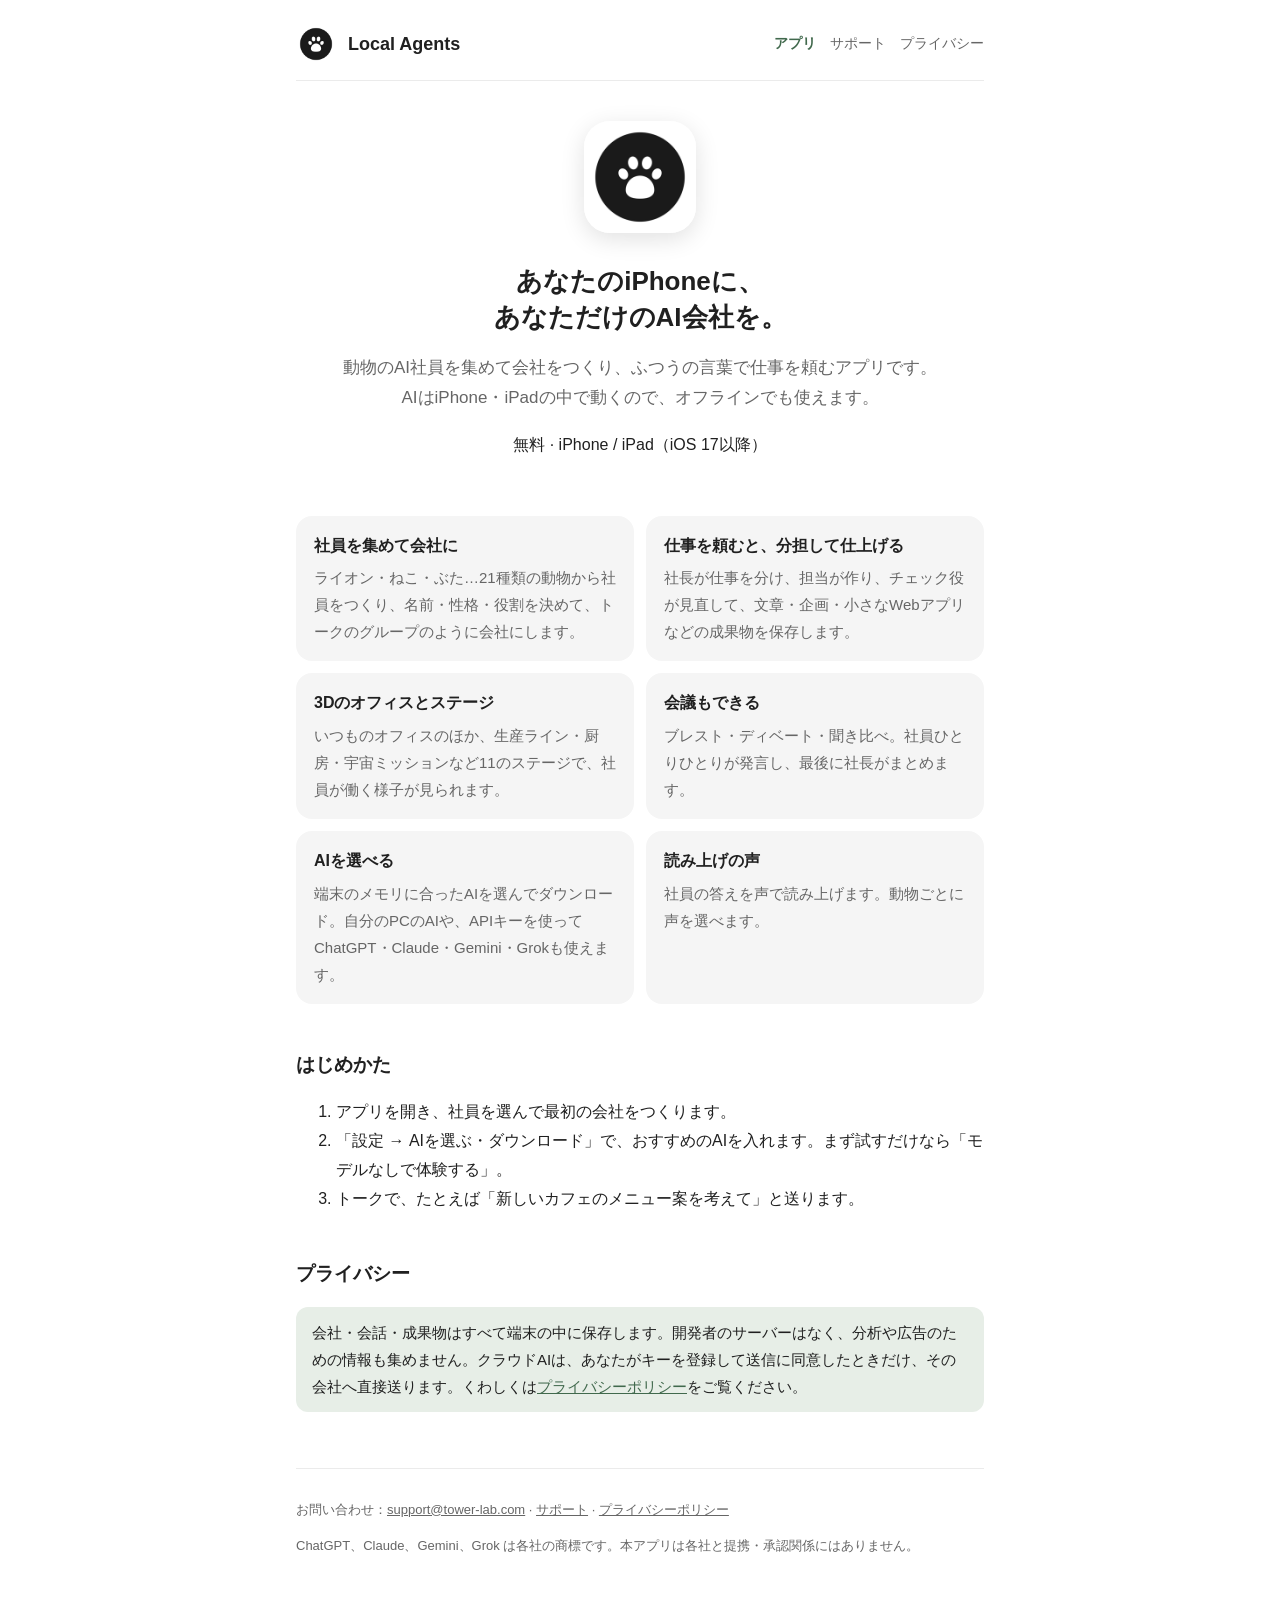
<file: index.html>
<!doctype html>
<html lang="ja">
<head>
<meta charset="utf-8">
<meta name="viewport" content="width=device-width, initial-scale=1">
<title>Local Agents</title>
<meta name="description" content="動物のAI社員に仕事を頼む、iPhone・iPadのアプリ。AIは端末の中で動きます。">
<link rel="icon" href="icon.png">
<link rel="stylesheet" href="style.css">
</head>
<body>
<div class="wrap">
  <header class="site">
    <img src="icon.png" alt="">
    <a class="name" href="index.html">Local Agents</a>
    <nav>
      <a href="index.html" aria-current="page">アプリ</a>
      <a href="support.html">サポート</a>
      <a href="privacy.html">プライバシー</a>
    </nav>
  </header>

  <section class="hero">
    <img src="icon.png" alt="Local Agentsのアイコン">
    <h1>あなたのiPhoneに、<br>あなただけのAI会社を。</h1>
    <p class="lead">動物のAI社員を集めて会社をつくり、ふつうの言葉で仕事を頼むアプリです。<br>AIはiPhone・iPadの中で動くので、オフラインでも使えます。</p>
    <p>無料 · iPhone / iPad（iOS 17以降）</p>
  </section>

  <div class="cards">
    <div class="card"><h3>社員を集めて会社に</h3><p>ライオン・ねこ・ぶた…21種類の動物から社員をつくり、名前・性格・役割を決めて、トークのグループのように会社にします。</p></div>
    <div class="card"><h3>仕事を頼むと、分担して仕上げる</h3><p>社長が仕事を分け、担当が作り、チェック役が見直して、文章・企画・小さなWebアプリなどの成果物を保存します。</p></div>
    <div class="card"><h3>3Dのオフィスとステージ</h3><p>いつものオフィスのほか、生産ライン・厨房・宇宙ミッションなど11のステージで、社員が働く様子が見られます。</p></div>
    <div class="card"><h3>会議もできる</h3><p>ブレスト・ディベート・聞き比べ。社員ひとりひとりが発言し、最後に社長がまとめます。</p></div>
    <div class="card"><h3>AIを選べる</h3><p>端末のメモリに合ったAIを選んでダウンロード。自分のPCのAIや、APIキーを使ってChatGPT・Claude・Gemini・Grokも使えます。</p></div>
    <div class="card"><h3>読み上げの声</h3><p>社員の答えを声で読み上げます。動物ごとに声を選べます。</p></div>
  </div>

  <h2>はじめかた</h2>
  <ol>
    <li>アプリを開き、社員を選んで最初の会社をつくります。</li>
    <li>「設定 → AIを選ぶ・ダウンロード」で、おすすめのAIを入れます。まず試すだけなら「モデルなしで体験する」。</li>
    <li>トークで、たとえば「新しいカフェのメニュー案を考えて」と送ります。</li>
  </ol>

  <h2>プライバシー</h2>
  <p class="note">会社・会話・成果物はすべて端末の中に保存します。開発者のサーバーはなく、分析や広告のための情報も集めません。クラウドAIは、あなたがキーを登録して送信に同意したときだけ、その会社へ直接送ります。くわしくは<a href="privacy.html">プライバシーポリシー</a>をご覧ください。</p>

  <footer>
    <p>お問い合わせ：<a href="mailto:support@tower-lab.com">support@tower-lab.com</a> · <a href="support.html">サポート</a> · <a href="privacy.html">プライバシーポリシー</a></p>
    <p>ChatGPT、Claude、Gemini、Grok は各社の商標です。本アプリは各社と提携・承認関係にはありません。</p>
  </footer>
</div>
</body>
</html>
</file>
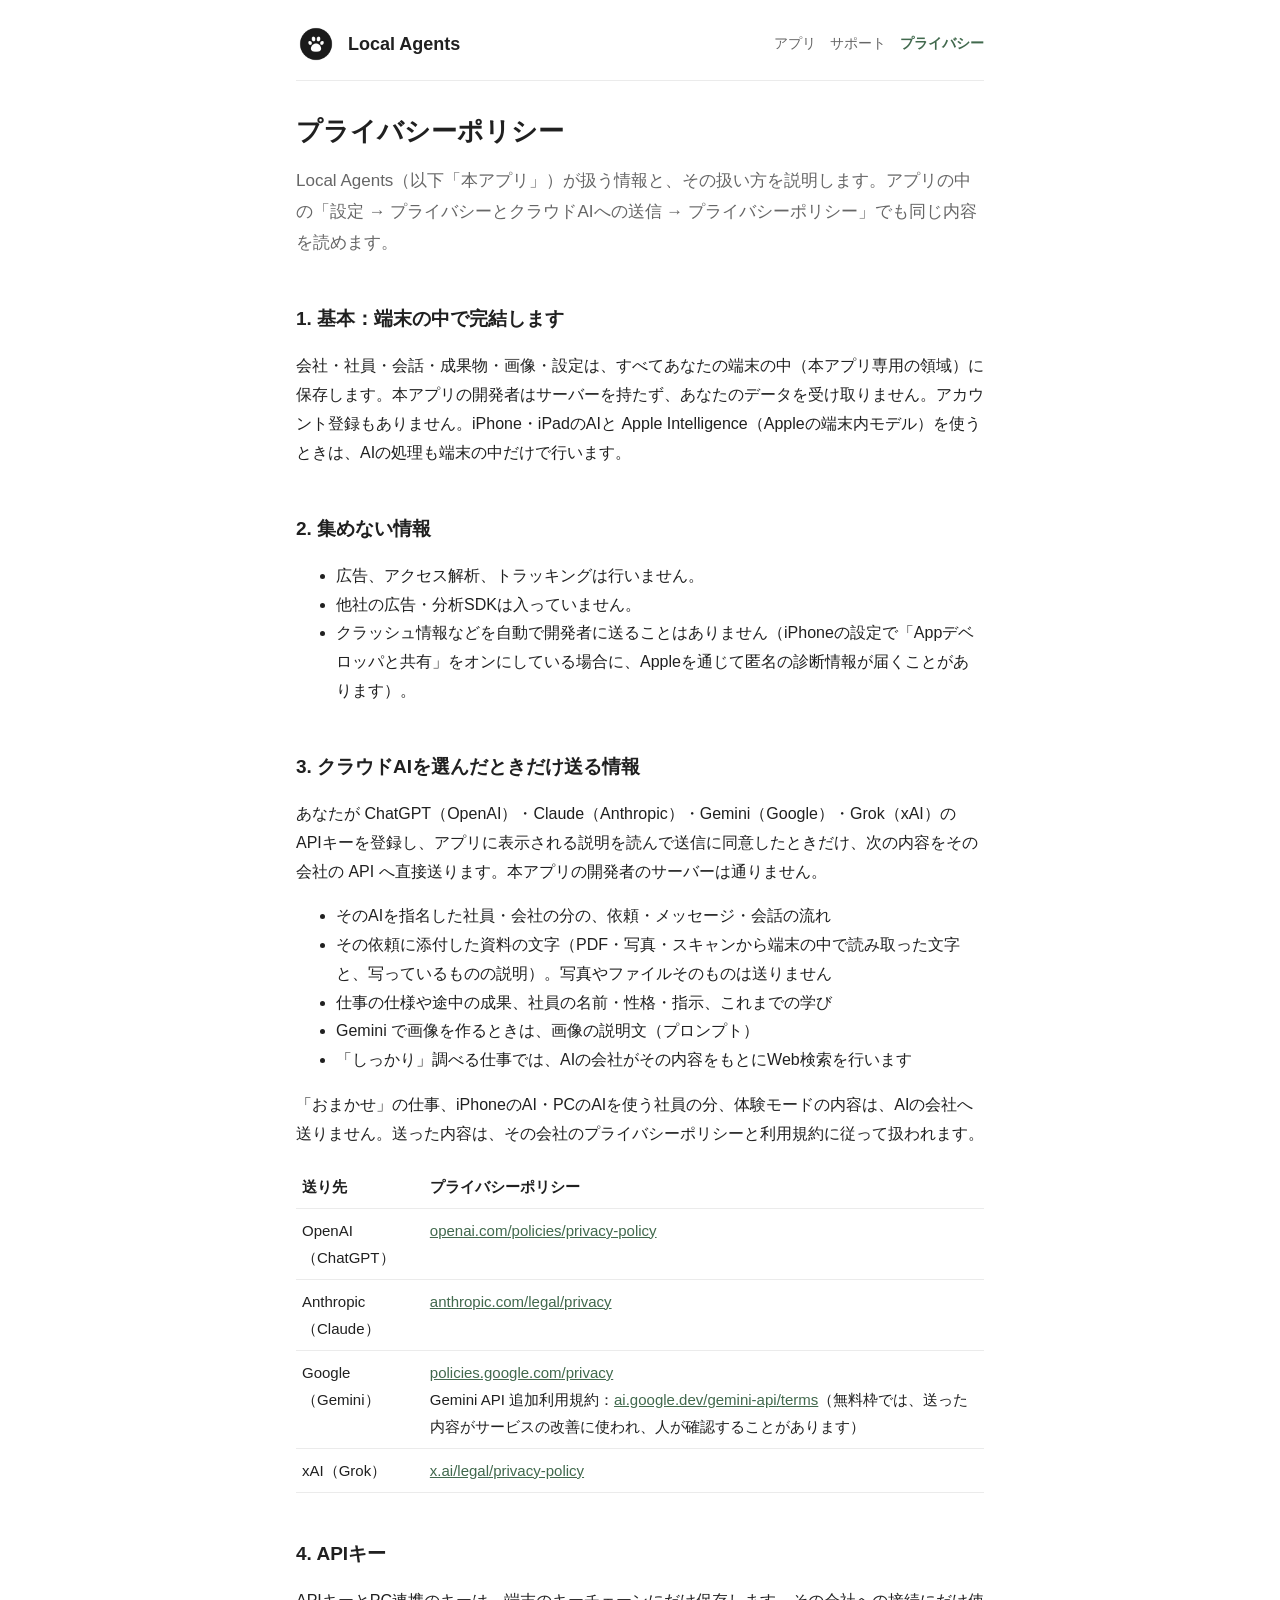
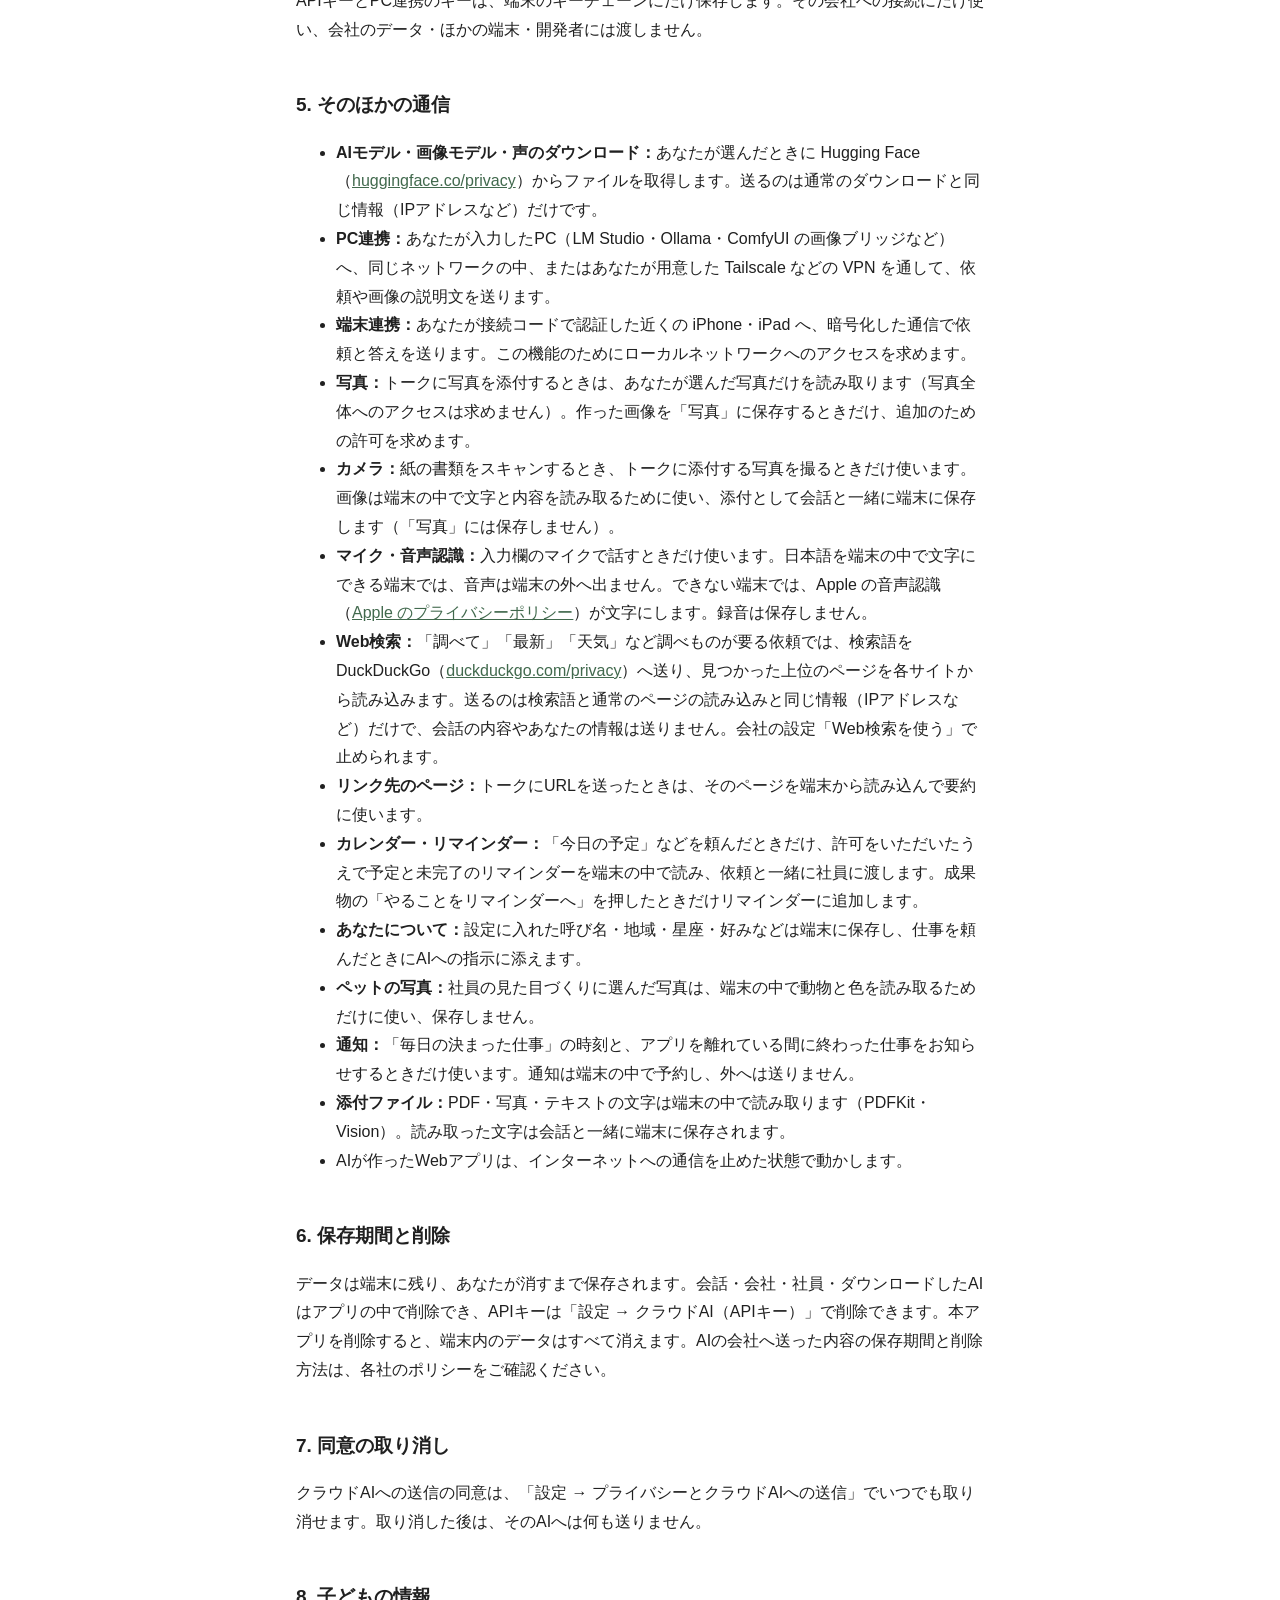
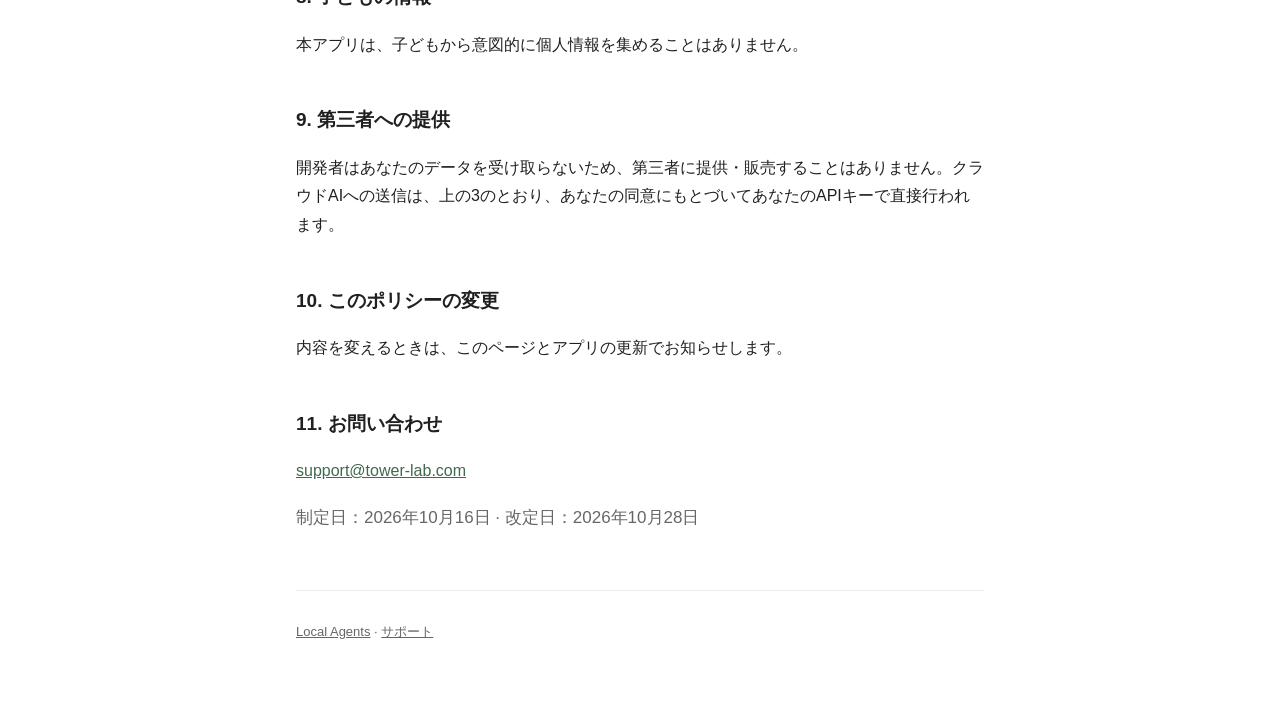
<file: privacy.html>
<!doctype html>
<html lang="ja">
<head>
<meta charset="utf-8">
<meta name="viewport" content="width=device-width, initial-scale=1">
<title>プライバシーポリシー | Local Agents</title>
<meta name="description" content="Local Agents のプライバシーポリシー。データは端末の中に保存し、クラウドAIは同意したときだけ使います。">
<link rel="icon" href="icon.png">
<link rel="stylesheet" href="style.css">
</head>
<body>
<div class="wrap">
  <header class="site">
    <img src="icon.png" alt="">
    <a class="name" href="index.html">Local Agents</a>
    <nav>
      <a href="index.html">アプリ</a>
      <a href="support.html">サポート</a>
      <a href="privacy.html" aria-current="page">プライバシー</a>
    </nav>
  </header>

  <h1>プライバシーポリシー</h1>
  <p class="lead">Local Agents（以下「本アプリ」）が扱う情報と、その扱い方を説明します。アプリの中の「設定 → プライバシーとクラウドAIへの送信 → プライバシーポリシー」でも同じ内容を読めます。</p>

  <h2>1. 基本：端末の中で完結します</h2>
  <p>会社・社員・会話・成果物・画像・設定は、すべてあなたの端末の中（本アプリ専用の領域）に保存します。本アプリの開発者はサーバーを持たず、あなたのデータを受け取りません。アカウント登録もありません。iPhone・iPadのAIと Apple Intelligence（Appleの端末内モデル）を使うときは、AIの処理も端末の中だけで行います。</p>

  <h2>2. 集めない情報</h2>
  <ul>
    <li>広告、アクセス解析、トラッキングは行いません。</li>
    <li>他社の広告・分析SDKは入っていません。</li>
    <li>クラッシュ情報などを自動で開発者に送ることはありません（iPhoneの設定で「Appデベロッパと共有」をオンにしている場合に、Appleを通じて匿名の診断情報が届くことがあります）。</li>
  </ul>

  <h2>3. クラウドAIを選んだときだけ送る情報</h2>
  <p>あなたが ChatGPT（OpenAI）・Claude（Anthropic）・Gemini（Google）・Grok（xAI）の APIキーを登録し、アプリに表示される説明を読んで送信に同意したときだけ、次の内容をその会社の API へ直接送ります。本アプリの開発者のサーバーは通りません。</p>
  <ul>
    <li>そのAIを指名した社員・会社の分の、依頼・メッセージ・会話の流れ</li>
    <li>その依頼に添付した資料の文字（PDF・写真・スキャンから端末の中で読み取った文字と、写っているものの説明）。写真やファイルそのものは送りません</li>
    <li>仕事の仕様や途中の成果、社員の名前・性格・指示、これまでの学び</li>
    <li>Gemini で画像を作るときは、画像の説明文（プロンプト）</li>
    <li>「しっかり」調べる仕事では、AIの会社がその内容をもとにWeb検索を行います</li>
  </ul>
  <p>「おまかせ」の仕事、iPhoneのAI・PCのAIを使う社員の分、体験モードの内容は、AIの会社へ送りません。送った内容は、その会社のプライバシーポリシーと利用規約に従って扱われます。</p>
  <table>
    <tr><th>送り先</th><th>プライバシーポリシー</th></tr>
    <tr><td>OpenAI（ChatGPT）</td><td><a href="https://openai.com/policies/privacy-policy/">openai.com/policies/privacy-policy</a></td></tr>
    <tr><td>Anthropic（Claude）</td><td><a href="https://www.anthropic.com/legal/privacy">anthropic.com/legal/privacy</a></td></tr>
    <tr><td>Google（Gemini）</td><td><a href="https://policies.google.com/privacy">policies.google.com/privacy</a><br>Gemini API 追加利用規約：<a href="https://ai.google.dev/gemini-api/terms">ai.google.dev/gemini-api/terms</a>（無料枠では、送った内容がサービスの改善に使われ、人が確認することがあります）</td></tr>
    <tr><td>xAI（Grok）</td><td><a href="https://x.ai/legal/privacy-policy">x.ai/legal/privacy-policy</a></td></tr>
  </table>

  <h2>4. APIキー</h2>
  <p>APIキーとPC連携のキーは、端末のキーチェーンにだけ保存します。その会社への接続にだけ使い、会社のデータ・ほかの端末・開発者には渡しません。</p>

  <h2>5. そのほかの通信</h2>
  <ul>
    <li><strong>AIモデル・画像モデル・声のダウンロード：</strong>あなたが選んだときに Hugging Face（<a href="https://huggingface.co/privacy">huggingface.co/privacy</a>）からファイルを取得します。送るのは通常のダウンロードと同じ情報（IPアドレスなど）だけです。</li>
    <li><strong>PC連携：</strong>あなたが入力したPC（LM Studio・Ollama・ComfyUI の画像ブリッジなど）へ、同じネットワークの中、またはあなたが用意した Tailscale などの VPN を通して、依頼や画像の説明文を送ります。</li>
    <li><strong>端末連携：</strong>あなたが接続コードで認証した近くの iPhone・iPad へ、暗号化した通信で依頼と答えを送ります。この機能のためにローカルネットワークへのアクセスを求めます。</li>
    <li><strong>写真：</strong>トークに写真を添付するときは、あなたが選んだ写真だけを読み取ります（写真全体へのアクセスは求めません）。作った画像を「写真」に保存するときだけ、追加のための許可を求めます。</li>
    <li><strong>カメラ：</strong>紙の書類をスキャンするとき、トークに添付する写真を撮るときだけ使います。画像は端末の中で文字と内容を読み取るために使い、添付として会話と一緒に端末に保存します（「写真」には保存しません）。</li>
    <li><strong>マイク・音声認識：</strong>入力欄のマイクで話すときだけ使います。日本語を端末の中で文字にできる端末では、音声は端末の外へ出ません。できない端末では、Apple の音声認識（<a href="https://www.apple.com/legal/privacy/">Apple のプライバシーポリシー</a>）が文字にします。録音は保存しません。</li>
    <li><strong>Web検索：</strong>「調べて」「最新」「天気」など調べものが要る依頼では、検索語を DuckDuckGo（<a href="https://duckduckgo.com/privacy">duckduckgo.com/privacy</a>）へ送り、見つかった上位のページを各サイトから読み込みます。送るのは検索語と通常のページの読み込みと同じ情報（IPアドレスなど）だけで、会話の内容やあなたの情報は送りません。会社の設定「Web検索を使う」で止められます。</li>
    <li><strong>リンク先のページ：</strong>トークにURLを送ったときは、そのページを端末から読み込んで要約に使います。</li>
    <li><strong>カレンダー・リマインダー：</strong>「今日の予定」などを頼んだときだけ、許可をいただいたうえで予定と未完了のリマインダーを端末の中で読み、依頼と一緒に社員に渡します。成果物の「やることをリマインダーへ」を押したときだけリマインダーに追加します。</li>
    <li><strong>あなたについて：</strong>設定に入れた呼び名・地域・星座・好みなどは端末に保存し、仕事を頼んだときにAIへの指示に添えます。</li>
    <li><strong>ペットの写真：</strong>社員の見た目づくりに選んだ写真は、端末の中で動物と色を読み取るためだけに使い、保存しません。</li>
    <li><strong>通知：</strong>「毎日の決まった仕事」の時刻と、アプリを離れている間に終わった仕事をお知らせするときだけ使います。通知は端末の中で予約し、外へは送りません。</li>
    <li><strong>添付ファイル：</strong>PDF・写真・テキストの文字は端末の中で読み取ります（PDFKit・Vision）。読み取った文字は会話と一緒に端末に保存されます。</li>
    <li>AIが作ったWebアプリは、インターネットへの通信を止めた状態で動かします。</li>
  </ul>

  <h2>6. 保存期間と削除</h2>
  <p>データは端末に残り、あなたが消すまで保存されます。会話・会社・社員・ダウンロードしたAIはアプリの中で削除でき、APIキーは「設定 → クラウドAI（APIキー）」で削除できます。本アプリを削除すると、端末内のデータはすべて消えます。AIの会社へ送った内容の保存期間と削除方法は、各社のポリシーをご確認ください。</p>

  <h2>7. 同意の取り消し</h2>
  <p>クラウドAIへの送信の同意は、「設定 → プライバシーとクラウドAIへの送信」でいつでも取り消せます。取り消した後は、そのAIへは何も送りません。</p>

  <h2>8. 子どもの情報</h2>
  <p>本アプリは、子どもから意図的に個人情報を集めることはありません。</p>

  <h2>9. 第三者への提供</h2>
  <p>開発者はあなたのデータを受け取らないため、第三者に提供・販売することはありません。クラウドAIへの送信は、上の3のとおり、あなたの同意にもとづいてあなたのAPIキーで直接行われます。</p>

  <h2>10. このポリシーの変更</h2>
  <p>内容を変えるときは、このページとアプリの更新でお知らせします。</p>

  <h2>11. お問い合わせ</h2>
  <p><a href="mailto:support@tower-lab.com">support@tower-lab.com</a></p>

  <p class="lead">制定日：2026年10月16日 · 改定日：2026年10月28日</p>

  <footer>
    <p><a href="index.html">Local Agents</a> · <a href="support.html">サポート</a></p>
  </footer>
</div>
</body>
</html>
</file>
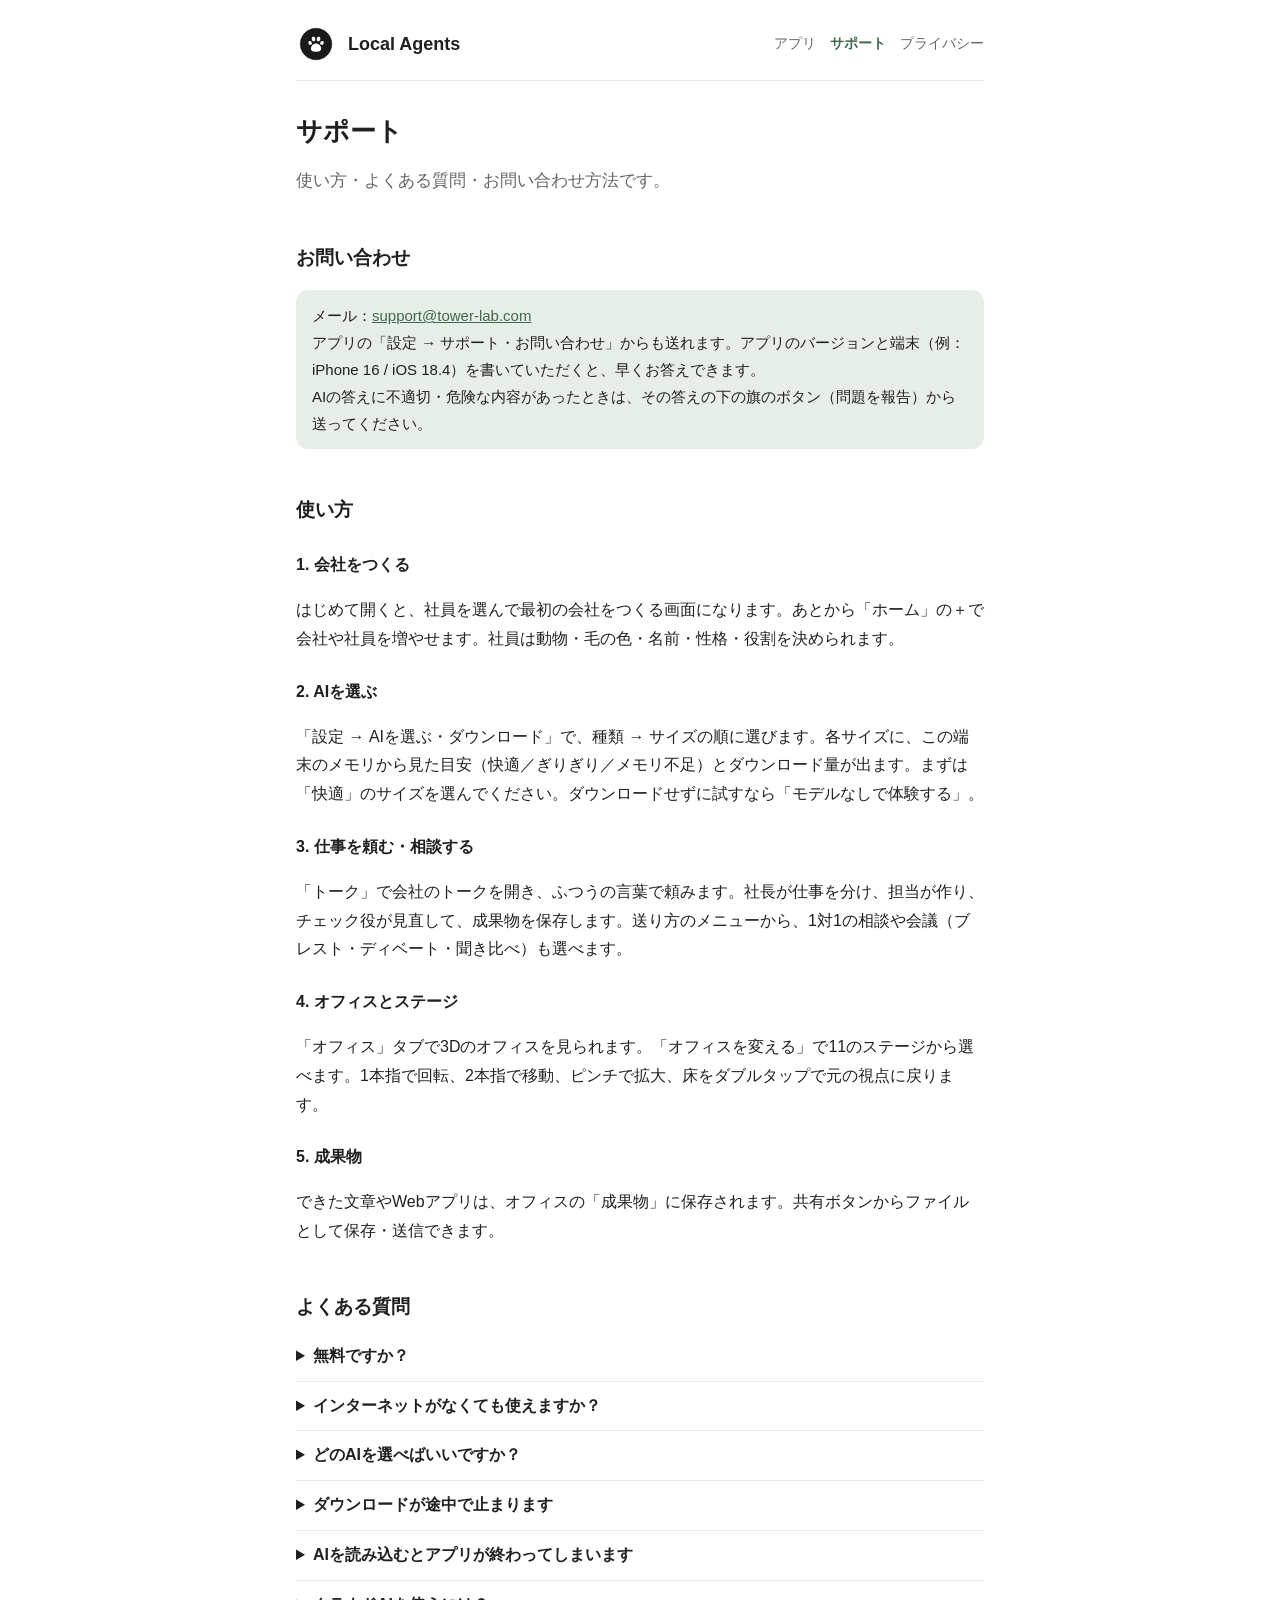
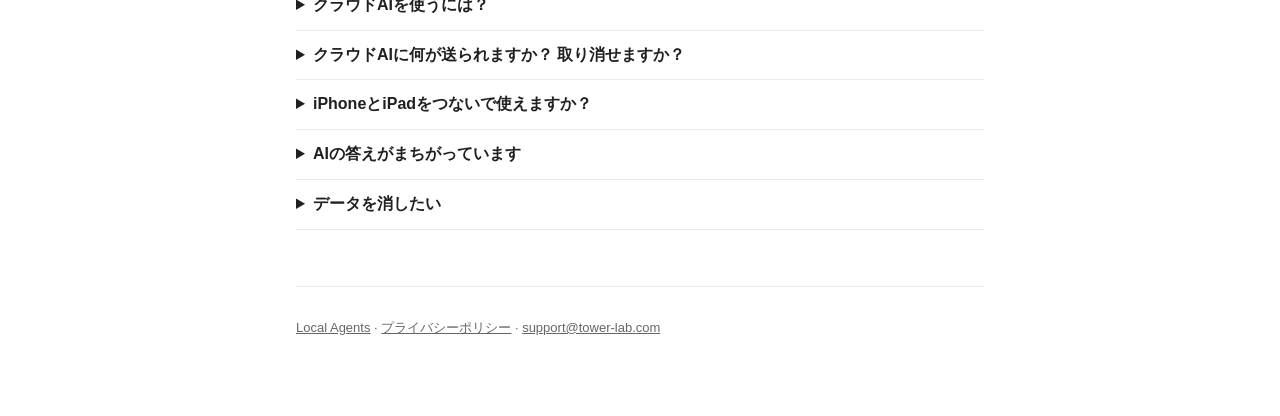
<file: support.html>
<!doctype html>
<html lang="ja">
<head>
<meta charset="utf-8">
<meta name="viewport" content="width=device-width, initial-scale=1">
<title>サポート | Local Agents</title>
<meta name="description" content="Local Agents の使い方、よくある質問、お問い合わせ方法。">
<link rel="icon" href="icon.png">
<link rel="stylesheet" href="style.css">
</head>
<body>
<div class="wrap">
  <header class="site">
    <img src="icon.png" alt="">
    <a class="name" href="index.html">Local Agents</a>
    <nav>
      <a href="index.html">アプリ</a>
      <a href="support.html" aria-current="page">サポート</a>
      <a href="privacy.html">プライバシー</a>
    </nav>
  </header>

  <h1>サポート</h1>
  <p class="lead">使い方・よくある質問・お問い合わせ方法です。</p>

  <h2>お問い合わせ</h2>
  <p class="note">メール：<a href="mailto:support@tower-lab.com">support@tower-lab.com</a><br>
  アプリの「設定 → サポート・お問い合わせ」からも送れます。アプリのバージョンと端末（例：iPhone 16 / iOS 18.4）を書いていただくと、早くお答えできます。<br>
  AIの答えに不適切・危険な内容があったときは、その答えの下の旗のボタン（問題を報告）から送ってください。</p>

  <h2>使い方</h2>
  <h3>1. 会社をつくる</h3>
  <p>はじめて開くと、社員を選んで最初の会社をつくる画面になります。あとから「ホーム」の＋で会社や社員を増やせます。社員は動物・毛の色・名前・性格・役割を決められます。</p>
  <h3>2. AIを選ぶ</h3>
  <p>「設定 → AIを選ぶ・ダウンロード」で、種類 → サイズの順に選びます。各サイズに、この端末のメモリから見た目安（快適／ぎりぎり／メモリ不足）とダウンロード量が出ます。まずは「快適」のサイズを選んでください。ダウンロードせずに試すなら「モデルなしで体験する」。</p>
  <h3>3. 仕事を頼む・相談する</h3>
  <p>「トーク」で会社のトークを開き、ふつうの言葉で頼みます。社長が仕事を分け、担当が作り、チェック役が見直して、成果物を保存します。送り方のメニューから、1対1の相談や会議（ブレスト・ディベート・聞き比べ）も選べます。</p>
  <h3>4. オフィスとステージ</h3>
  <p>「オフィス」タブで3Dのオフィスを見られます。「オフィスを変える」で11のステージから選べます。1本指で回転、2本指で移動、ピンチで拡大、床をダブルタップで元の視点に戻ります。</p>
  <h3>5. 成果物</h3>
  <p>できた文章やWebアプリは、オフィスの「成果物」に保存されます。共有ボタンからファイルとして保存・送信できます。</p>

  <h2>よくある質問</h2>
  <details><summary>無料ですか？</summary><p>はい、アプリは無料です。クラウドAI（ChatGPT・Claude・Gemini・Grok）を使う場合は、各社のAPIの料金があなたのアカウントにかかります。</p></details>
  <details><summary>インターネットがなくても使えますか？</summary><p>はい。AIをダウンロードしたあとは、iPhone・iPadのAIはオフラインで動きます。ダウンロードとクラウドAIにはインターネットが必要です。</p></details>
  <details><summary>どのAIを選べばいいですか？</summary><p>「AIを選ぶ・ダウンロード」の上に、この端末に合うおすすめが出ます。メモリが少ない端末では小さいサイズを選んでください。大きすぎるAIはダウンロードできないようにしています。</p></details>
  <details><summary>ダウンロードが途中で止まります</summary><p>空き容量とWi-Fiを確かめてください。画面がロックされても続きますが、アプリを終了すると止まります。もう一度ダウンロードすると、途中から再開できることがあります。</p></details>
  <details><summary>AIを読み込むとアプリが終わってしまいます</summary><p>端末のメモリが足りない可能性があります。次に開いたときはそのAIを自動で読み込みません。小さいサイズのAIを選んでください。</p></details>
  <details><summary>クラウドAIを使うには？</summary><p>「設定 → クラウドAI（APIキー）」で、各社のサイトで作ったAPIキーを入れます。はじめに、送る内容と送り先の説明が出るので、読んで同意すると使えます。キーは端末のキーチェーンにだけ保存します。</p></details>
  <details><summary>クラウドAIに何が送られますか？ 取り消せますか？</summary><p>そのAIを指名した社員・会社の分の依頼や会話だけです。「設定 → プライバシーとクラウドAIへの送信」で、同意の確認と取り消しができます。くわしくは<a href="privacy.html">プライバシーポリシー</a>へ。</p></details>
  <details><summary>iPhoneとiPadをつないで使えますか？</summary><p>「設定 → iPhone・iPadを接続する」で1台を司令塔にし、ほかの端末に接続コードを入れると、仕事を分担できます。各端末に先にAIを入れてください。ローカルネットワークの許可が必要です。</p></details>
  <details><summary>AIの答えがまちがっています</summary><p>AIは事実をまちがえることがあります。大事なことは必ず確かめてください。小さいAIほどまちがえやすくなります。</p></details>
  <details><summary>データを消したい</summary><p>会話・会社・社員はアプリの中で削除できます。アプリを削除すると、端末内のデータはすべて消えます。</p></details>

  <footer>
    <p><a href="index.html">Local Agents</a> · <a href="privacy.html">プライバシーポリシー</a> · <a href="mailto:support@tower-lab.com">support@tower-lab.com</a></p>
  </footer>
</div>
</body>
</html>
</file>
<file: style.css>
:root {
  --bg: #ffffff;
  --ink: #202020;
  --muted: #666666;
  --line: #ebebeb;
  --surface: #f5f5f5;
  --accent: #41694d;
  --mint: #e7eee7;
}
@media (prefers-color-scheme: dark) {
  :root {
    --bg: #141614;
    --ink: #ecefec;
    --muted: #a6aca6;
    --line: #2b302b;
    --surface: #1e221e;
    --accent: #8fc29e;
    --mint: #233026;
  }
}
* { box-sizing: border-box; }
html { -webkit-text-size-adjust: 100%; }
body {
  margin: 0;
  background: var(--bg);
  color: var(--ink);
  font-family: -apple-system, BlinkMacSystemFont, "Hiragino Sans", "Hiragino Kaku Gothic ProN", "Noto Sans JP", "Yu Gothic", sans-serif;
  font-size: 16px;
  line-height: 1.8;
}
.wrap { max-width: 720px; margin: 0 auto; padding: 24px 16px 64px; }
header.site { display: flex; align-items: center; gap: 12px; padding-bottom: 16px; border-bottom: 1px solid var(--line); }
header.site img { width: 40px; height: 40px; border-radius: 10px; }
header.site a.name { font-weight: 700; color: var(--ink); text-decoration: none; font-size: 18px; }
nav { margin-left: auto; display: flex; gap: 14px; font-size: 14px; flex-wrap: wrap; }
nav a { color: var(--muted); text-decoration: none; }
nav a[aria-current="page"] { color: var(--accent); font-weight: 600; }
h1 { font-size: 26px; line-height: 1.4; margin: 32px 0 8px; }
h2 { font-size: 19px; margin: 36px 0 8px; padding-top: 8px; }
h3 { font-size: 16px; margin: 24px 0 4px; }
p, li { overflow-wrap: anywhere; }
a { color: var(--accent); }
.lead { color: var(--muted); font-size: 17px; }
.hero { text-align: center; padding: 40px 0 16px; }
.hero img { width: 112px; height: 112px; border-radius: 26px; box-shadow: 0 6px 24px rgba(0,0,0,.12); }
.hero h1 { margin-top: 20px; }
.cards { display: grid; grid-template-columns: 1fr; gap: 12px; margin: 24px 0; }
@media (min-width: 600px) { .cards { grid-template-columns: 1fr 1fr; } }
.card { background: var(--surface); border-radius: 16px; padding: 16px 18px; }
.card h3 { margin-top: 0; }
.card p { margin: 0; color: var(--muted); font-size: 15px; }
.note { background: var(--mint); border-radius: 12px; padding: 12px 16px; font-size: 15px; }
table { width: 100%; border-collapse: collapse; font-size: 15px; }
th, td { text-align: left; padding: 8px 6px; border-bottom: 1px solid var(--line); vertical-align: top; }
details { border-bottom: 1px solid var(--line); padding: 10px 0; }
summary { cursor: pointer; font-weight: 600; }
footer { margin-top: 56px; padding-top: 16px; border-top: 1px solid var(--line); color: var(--muted); font-size: 13px; }
footer a { color: var(--muted); }
</file>
